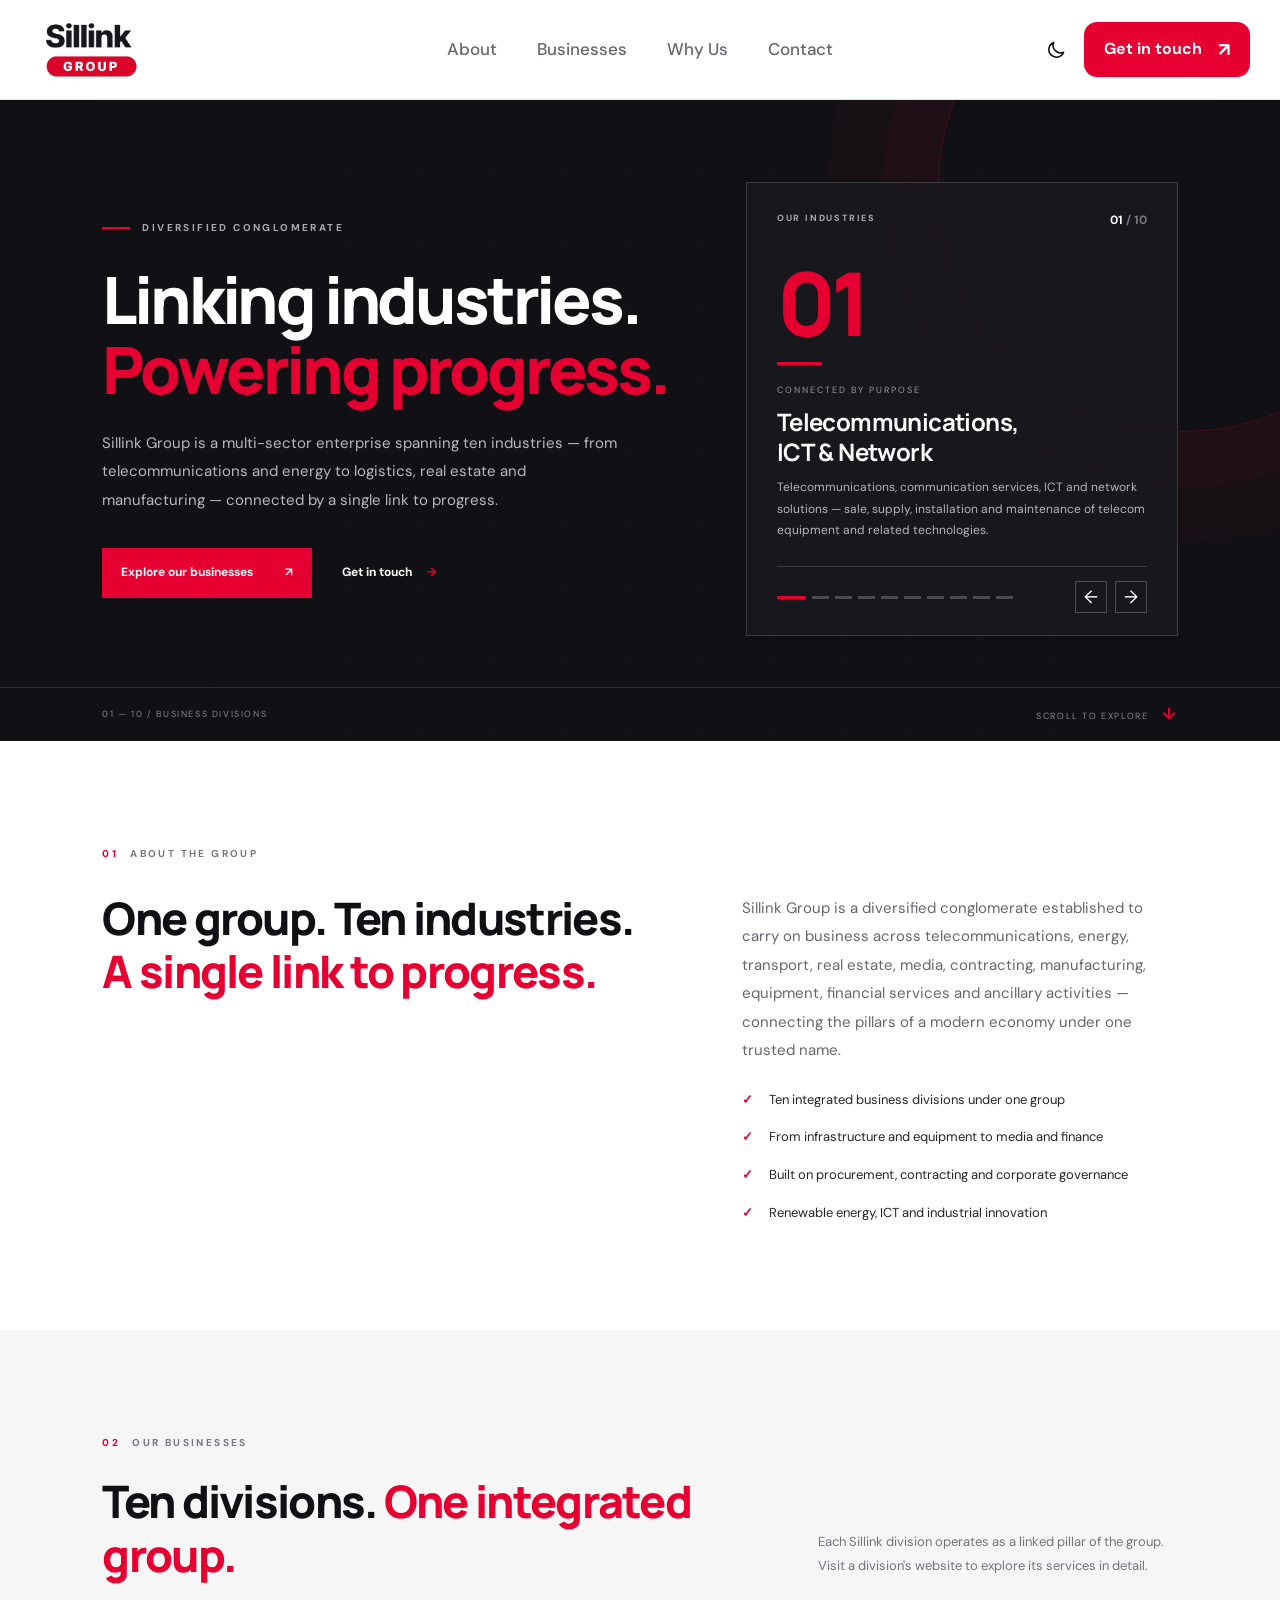
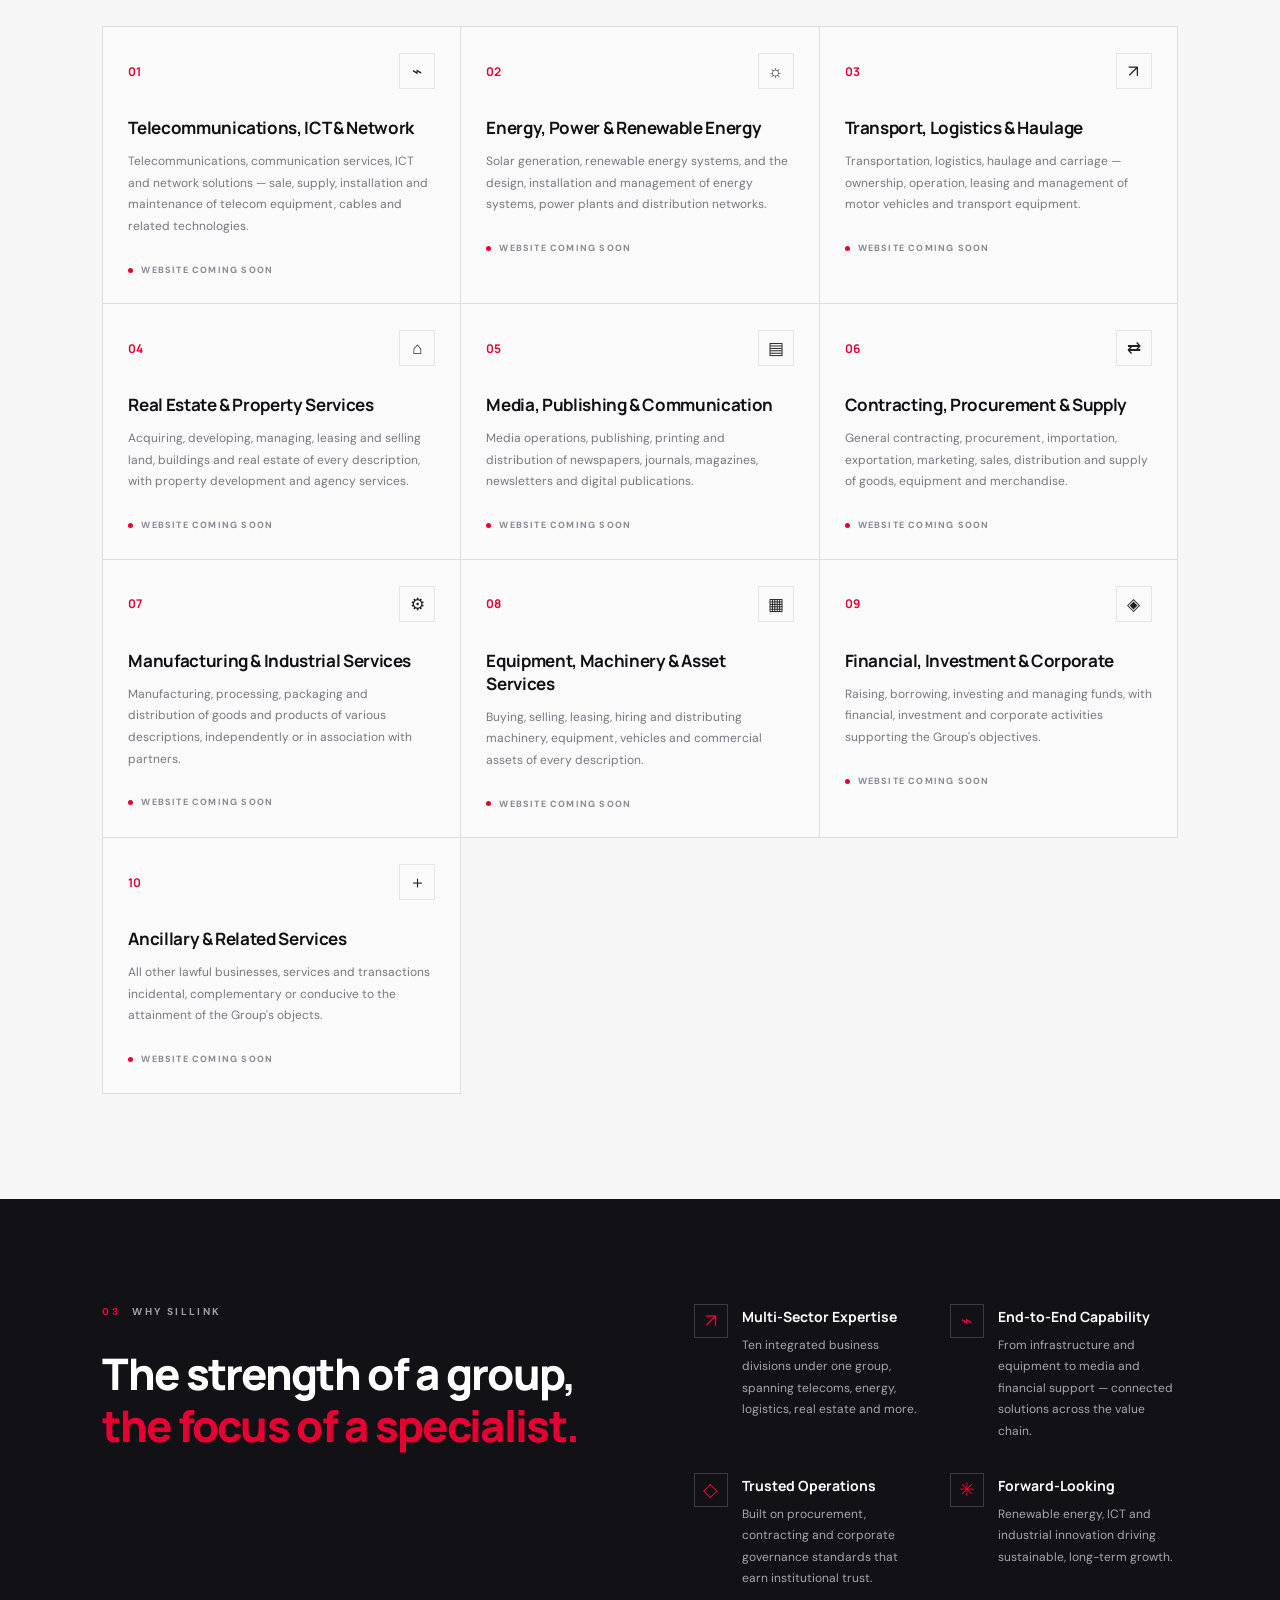
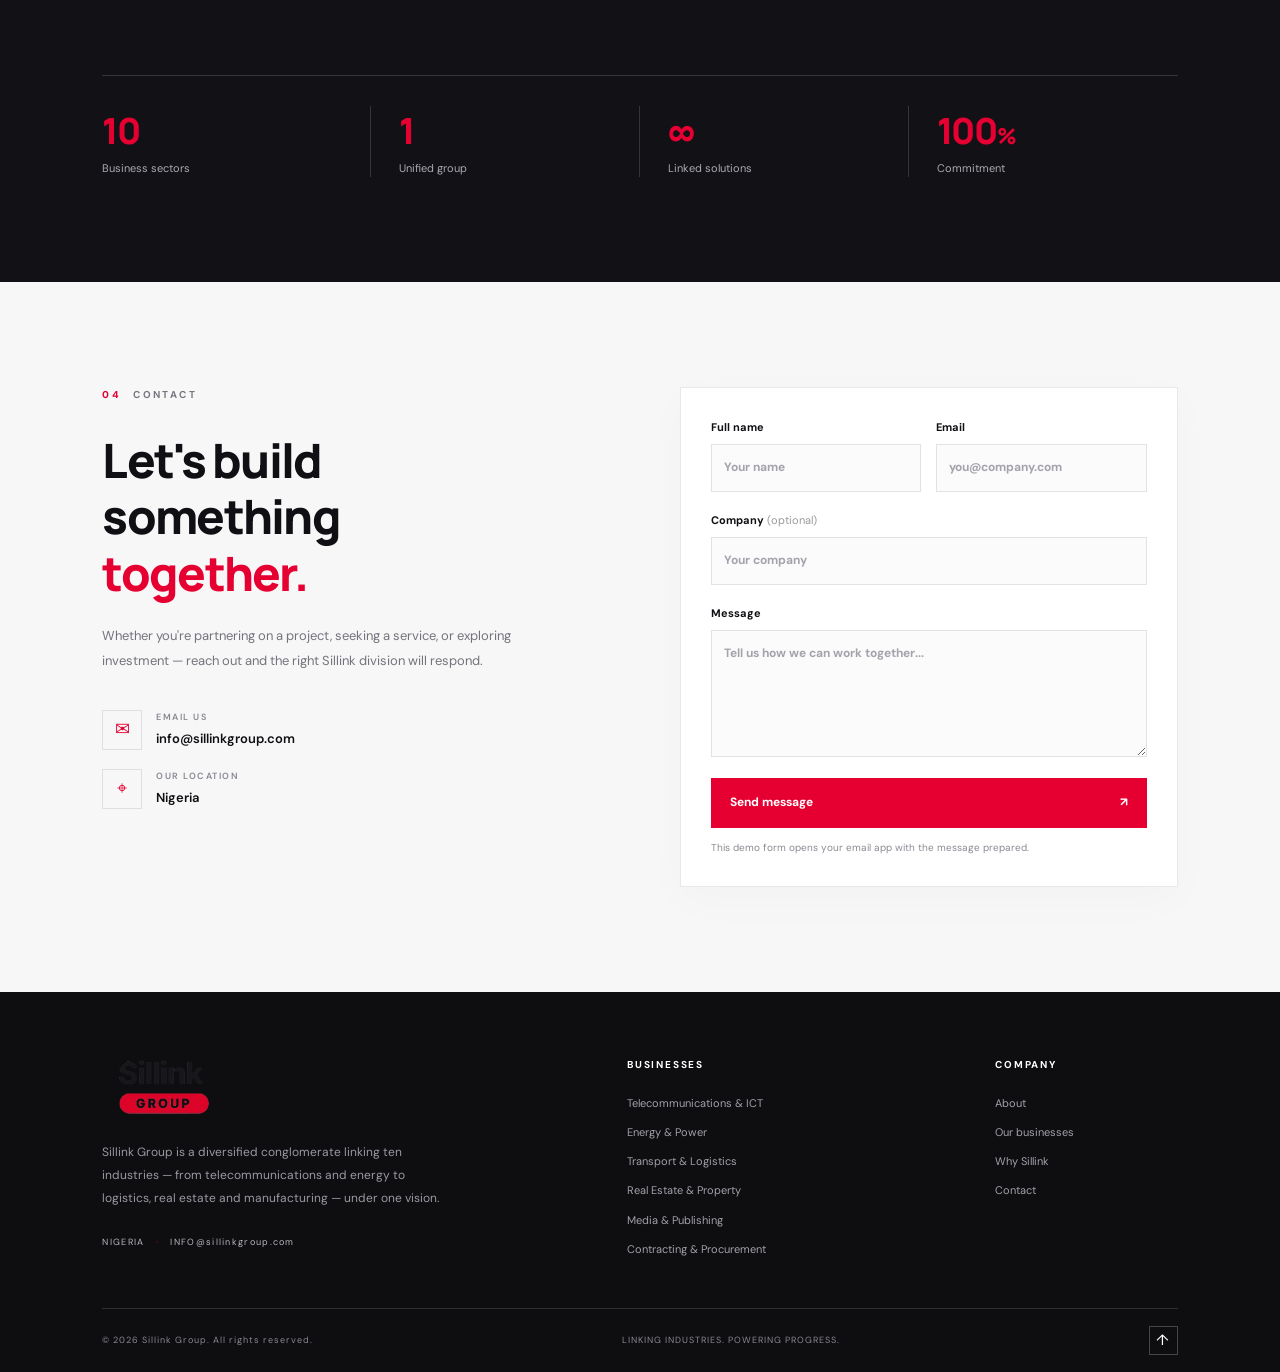
<file: index.html>
<!doctype html>
<html lang="en">
<head>
  <meta charset="utf-8">
  <meta name="viewport" content="width=device-width, initial-scale=1">
  <meta name="theme-color" content="#e60032">
  <meta name="description" content="Sillink Group — Linking industries. Powering progress. A diversified group spanning ten business sectors.">
  <title>Sillink Group — Linking Industries. Powering Progress.</title>
  <link rel="icon" href="/sillink-logo.png">
  <link rel="stylesheet" href="styles.css">
</head>
<body>
  <header class="site-header">
    <a class="brand" href="#home" aria-label="Sillink Group home"><img src="/sillink-logo.png" alt="Sillink Group"></a>
    <button class="menu-toggle" aria-label="Open navigation" aria-expanded="false"><span></span><span></span></button>
    <nav class="main-nav" aria-label="Main navigation">
      <a href="#about">About</a><a href="#businesses">Businesses</a><a href="#why-sillink">Why Us</a><a href="#contact">Contact</a>
    </nav>
    <button class="theme-toggle" type="button" aria-label="Switch to dark mode" title="Switch to dark mode"><svg class="theme-icon" viewBox="0 0 24 24" aria-hidden="true"><path d="M20.1 15.1A8.5 8.5 0 0 1 8.9 3.9 8.7 8.7 0 1 0 20.1 15.1Z"/></svg></button>
    <a class="nav-contact" href="#contact">Get in touch <span>↗</span></a>
  </header>

  <main>
    <section class="hero" id="home">
      <div class="hero-grid"></div>
      <div class="hero-copy">
        <div class="eyebrow"><span class="eyebrow-line"></span> DIVERSIFIED CONGLOMERATE</div>
        <h1>Linking industries.<br><span>Powering progress.</span></h1>
        <p class="hero-intro">Sillink Group is a multi-sector enterprise spanning ten industries — from telecommunications and energy to logistics, real estate and manufacturing — connected by a single link to progress.</p>
        <div class="hero-actions"><a class="button button-red" href="#businesses">Explore our businesses <span>↗</span></a><a class="text-link" href="#contact">Get in touch <span>→</span></a></div>
      </div>
      <div class="hero-feature">
        <div class="feature-top"><span>OUR INDUSTRIES</span><span class="feature-index" id="slide-index">01 <i>/ 10</i></span></div>
        <div class="feature-number" id="slide-number">01</div>
        <div class="feature-rule"></div>
        <p class="feature-kicker">CONNECTED BY PURPOSE</p>
        <h2 id="slide-title">Telecommunications,<br>ICT &amp; Network</h2>
        <p class="feature-description" id="slide-description">Telecommunications, communication services, ICT and network solutions — sale, supply, installation and maintenance of telecom equipment and related technologies.</p>
        <div class="slider-controls">
          <div class="slider-dots" id="slider-dots" aria-label="Choose industry"></div>
          <div class="slider-arrows"><button id="slide-prev" aria-label="Previous slide">←</button><button id="slide-next" aria-label="Next slide">→</button></div>
        </div>
      </div>
      <div class="hero-bottom"><span>01 — 10 / BUSINESS DIVISIONS</span><span>SCROLL TO EXPLORE <b>↓</b></span></div>
    </section>

    <section class="about section-pad" id="about">
      <div class="section-label"><span>01</span> ABOUT THE GROUP</div>
      <div class="about-content">
        <h2>One group. Ten industries.<br><span>A single link to progress.</span></h2>
        <div class="about-copy"><p>Sillink Group is a diversified conglomerate established to carry on business across telecommunications, energy, transport, real estate, media, contracting, manufacturing, equipment, financial services and ancillary activities — connecting the pillars of a modern economy under one trusted name.</p>
          <ul class="check-list"><li>Ten integrated business divisions under one group</li><li>From infrastructure and equipment to media and finance</li><li>Built on procurement, contracting and corporate governance</li><li>Renewable energy, ICT and industrial innovation</li></ul>
        </div>
      </div>
    </section>

    <section class="businesses section-pad" id="businesses">
      <div class="section-heading">
        <div><div class="section-label"><span>02</span> OUR BUSINESSES</div><h2>Ten divisions. <span>One integrated group.</span></h2></div>
        <p>Each Sillink division operates as a linked pillar of the group. Visit a division's website to explore its services in detail.</p>
      </div>
      <div class="business-grid" id="business-grid"></div>
    </section>

    <section class="why-section section-pad" id="why-sillink">
      <div class="why-heading"><div class="section-label"><span>03</span> WHY SILLINK</div><h2>The strength of a group,<br><span>the focus of a specialist.</span></h2></div>
      <div class="why-content">
        <article class="why-item"><span class="why-icon">↗</span><div><h3>Multi-Sector Expertise</h3><p>Ten integrated business divisions under one group, spanning telecoms, energy, logistics, real estate and more.</p></div></article>
        <article class="why-item"><span class="why-icon">⌁</span><div><h3>End-to-End Capability</h3><p>From infrastructure and equipment to media and financial support — connected solutions across the value chain.</p></div></article>
        <article class="why-item"><span class="why-icon">◇</span><div><h3>Trusted Operations</h3><p>Built on procurement, contracting and corporate governance standards that earn institutional trust.</p></div></article>
        <article class="why-item"><span class="why-icon">✳</span><div><h3>Forward-Looking</h3><p>Renewable energy, ICT and industrial innovation driving sustainable, long-term growth.</p></div></article>
      </div>
      <div class="stats"><div><strong>10</strong><span>Business sectors</span></div><div><strong>1</strong><span>Unified group</span></div><div><strong>∞</strong><span>Linked solutions</span></div><div><strong>100<span class="percent">%</span></strong><span>Commitment</span></div></div>
    </section>

    <section class="contact-section section-pad" id="contact">
      <div class="contact-intro"><div class="section-label"><span>04</span> CONTACT</div><h2>Let's build something <span>together.</span></h2><p>Whether you're partnering on a project, seeking a service, or exploring investment — reach out and the right Sillink division will respond.</p>
        <div class="contact-details"><a href="mailto:info@sillinkgroup.com"><span class="contact-symbol">✉</span><span><small>EMAIL US</small>info@sillinkgroup.com</span></a><div><span class="contact-symbol">⌖</span><span><small>OUR LOCATION</small>Nigeria</span></div></div>
      </div>
      <form class="contact-form" id="contact-form">
        <div class="form-row"><label>Full name<input name="name" placeholder="Your name" required></label><label>Email<input type="email" name="email" placeholder="you@company.com" required></label></div>
        <label>Company <span class="optional">(optional)</span><input name="company" placeholder="Your company"></label>
        <label>Message<textarea name="message" rows="5" placeholder="Tell us how we can work together..." required></textarea></label>
        <button class="button button-red form-submit" type="submit">Send message <span>↗</span></button>
        <p class="form-note" id="form-note">This demo form opens your email app with the message prepared.</p>
      </form>
    </section>
  </main>

  <footer class="site-footer">
    <div class="footer-main"><div class="footer-about"><a class="brand footer-brand" href="#home"><img src="/sillink-logo.png" alt="Sillink Group"></a><p>Sillink Group is a diversified conglomerate linking ten industries — from telecommunications and energy to logistics, real estate and manufacturing — under one vision.</p><div class="footer-location">NIGERIA <span>·</span> <a href="mailto:info@sillinkgroup.com">INFO@sillinkgroup.com</a></div></div>
      <div class="footer-links"><h3>BUSINESSES</h3><a href="#businesses">Telecommunications &amp; ICT</a><a href="#businesses">Energy &amp; Power</a><a href="#businesses">Transport &amp; Logistics</a><a href="#businesses">Real Estate &amp; Property</a><a href="#businesses">Media &amp; Publishing</a><a href="#businesses">Contracting &amp; Procurement</a></div>
      <div class="footer-links"><h3>COMPANY</h3><a href="#about">About</a><a href="#businesses">Our businesses</a><a href="#why-sillink">Why Sillink</a><a href="#contact">Contact</a></div>
    </div>
    <div class="footer-bottom"><span>© <span id="year"></span> Sillink Group. All rights reserved.</span><span>LINKING INDUSTRIES. POWERING PROGRESS.</span><a href="#home" aria-label="Back to top">↑</a></div>
  </footer>
  <script src="script.js"></script>
</body>
</html>
</file>
<file: styles.css>
@import url('https://fonts.googleapis.com/css2?family=DM+Sans:wght@400;500;600;700&family=Manrope:wght@400;500;600;700;800&display=swap');
:root{--red:#e60032;--red-dark:#bd0028;--ink:#101014;--muted:#66666f;--paper:#fff;--soft:#f6f6f7;--line:#e6e6e9;--max:1240px}
*{box-sizing:border-box}html{scroll-behavior:smooth;scroll-padding-top:90px}body{margin:0;background:#fff;color:var(--ink);font-family:'DM Sans',Arial,sans-serif;font-size:15px;line-height:1.65}a{color:inherit;text-decoration:none}button,input,textarea{font:inherit}.site-header{height:90px;padding:0 max(5.5vw,24px);display:flex;align-items:center;justify-content:space-between;background:#fff;position:sticky;top:0;z-index:20;border-bottom:1px solid rgba(15,15,20,.06)}.brand{display:inline-flex;align-items:center;width:150px}.brand img{display:block;width:100%;height:auto;max-height:68px;object-fit:contain}.main-nav{display:flex;align-items:center;gap:38px;font-size:13px;font-weight:600}.main-nav>a:not(.nav-contact){transition:color .2s}.main-nav>a:hover{color:var(--red)}.nav-contact{background:var(--red);color:#fff;padding:13px 18px;border-radius:2px}.nav-contact span{padding-left:18px}.menu-toggle{display:none;border:0;background:none;padding:8px}
.hero{min-height:640px;background:#111115;color:#fff;position:relative;overflow:hidden;display:grid;grid-template-columns:1fr .76fr;gap:7%;align-items:center;padding:82px max(8vw,32px) 105px}.hero-grid{position:absolute;inset:0;opacity:.15;background-image:linear-gradient(rgba(255,255,255,.10) 1px,transparent 1px),linear-gradient(90deg,rgba(255,255,255,.10) 1px,transparent 1px);background-size:70px 70px;mask-image:linear-gradient(90deg,transparent,#000 30%,#000 80%,transparent)}.hero:after{content:"";position:absolute;width:490px;height:490px;border:1px solid rgba(230,0,50,.25);border-radius:50%;right:-150px;top:-160px;box-shadow:0 0 0 55px rgba(230,0,50,.035),0 0 0 110px rgba(230,0,50,.025);pointer-events:none}.hero-copy,.hero-feature{position:relative;z-index:1}.eyebrow,.section-label{font-size:10px;font-weight:700;letter-spacing:2.4px;color:#aaaab3;display:flex;align-items:center;gap:12px}.eyebrow-line{width:28px;height:2px;background:var(--red)}h1,h2,h3,p{margin-top:0}.hero h1{font:800 clamp(44px,5.1vw,70px)/1.08 'Manrope',sans-serif;letter-spacing:-3.2px;margin:27px 0 24px;text-transform:none}.hero h1 span{color:var(--red)}.hero-intro{max-width:520px;color:#b8b8c0;line-height:1.9;font-size:15px}.hero-actions{display:flex;align-items:center;gap:30px;margin-top:34px}.button{border:0;display:inline-flex;align-items:center;justify-content:space-between;gap:32px;padding:15px 19px;font-size:12px;font-weight:700;cursor:pointer;transition:background .2s,transform .2s}.button:hover{transform:translateY(-2px)}.button-red{background:var(--red);color:white}.button-red:hover{background:var(--red-dark)}.text-link{font-size:12px;font-weight:700}.text-link span{color:var(--red);padding-left:12px}.hero-feature{border:1px solid #3b3b42;background:rgba(25,25,30,.83);padding:28px 30px 22px;min-height:380px;display:flex;flex-direction:column}.feature-top{display:flex;justify-content:space-between;font-size:9px;letter-spacing:1.8px;color:#aaaab3;font-weight:700}.feature-index{font-size:12px;letter-spacing:0;color:#fff}.feature-index i{font-style:normal;color:#777780}.feature-number{font:800 88px/.95 'Manrope',sans-serif;color:var(--red);letter-spacing:-5px;margin-top:30px}.feature-rule{width:45px;height:3px;background:var(--red);margin:18px 0 18px}.feature-kicker{font-size:9px;letter-spacing:2px;color:#9999a3;margin-bottom:9px}.hero-feature h2{font:700 24px/1.25 'Manrope',sans-serif;letter-spacing:-.6px;margin-bottom:10px}.feature-description{font-size:12px;line-height:1.8;color:#b5b5be;max-width:400px;margin-bottom:24px}.slider-controls{margin-top:auto;padding-top:14px;border-top:1px solid #38383f;display:flex;align-items:center;justify-content:space-between}.slider-dots{display:flex;gap:6px}.slider-dots button{height:3px;width:17px;border:0;background:#4b4b53;padding:0;cursor:pointer}.slider-dots button.active{background:var(--red);width:29px}.slider-arrows{display:flex;gap:8px}.slider-arrows button{width:32px;height:32px;border:1px solid #4b4b53;background:transparent;color:#fff;cursor:pointer;font-size:18px}.slider-arrows button:hover{background:var(--red);border-color:var(--red)}.hero-bottom{position:absolute;bottom:0;left:0;right:0;height:54px;border-top:1px solid #303036;display:flex;justify-content:space-between;align-items:center;padding:0 max(8vw,32px);font-size:9px;letter-spacing:1.6px;color:#85858f}.hero-bottom b{font-size:16px;color:var(--red);padding-left:10px}
.section-pad{padding:105px max(8vw,32px)}.section-label{color:#777780;margin-bottom:28px}.section-label span{color:var(--red);font-weight:800}.about-content{display:grid;grid-template-columns:1.1fr .9fr;gap:10%;align-items:start}.about h2,.section-heading h2,.why-heading h2,.contact-intro h2{font:800 clamp(32px,3.5vw,46px)/1.2 'Manrope',sans-serif;letter-spacing:-1.7px;margin:0}.about h2 span,.section-heading h2 span,.why-heading h2 span,.contact-intro h2 span{color:var(--red)}.about-copy{padding-top:3px;color:#66666f;line-height:1.9}.about-copy p{margin-bottom:23px}.check-list{list-style:none;margin:0;padding:0;display:grid;gap:13px;color:#25252b;font-size:13px}.check-list li{position:relative;padding-left:27px}.check-list li:before{content:'✓';position:absolute;left:0;top:0;color:var(--red);font-weight:800}
.businesses{background:var(--soft)}.section-heading{display:flex;align-items:end;justify-content:space-between;gap:40px;margin-bottom:45px}.section-heading .section-label{margin-bottom:22px}.section-heading>p{max-width:360px;margin:0 0 4px;color:#73737c;line-height:1.8;font-size:13px}.business-grid{display:grid;grid-template-columns:repeat(3,1fr);border-top:1px solid #dedee2;border-left:1px solid #dedee2}.business-card{min-height:232px;padding:26px 25px 23px;border-right:1px solid #dedee2;border-bottom:1px solid #dedee2;background:rgba(255,255,255,.45);transition:background .2s,transform .2s;position:relative}.business-card:hover{background:#fff;transform:translateY(-3px)}.business-card-top{display:flex;justify-content:space-between;align-items:center;margin-bottom:28px}.business-card-number{font:700 12px 'Manrope',sans-serif;color:var(--red)}.business-icon{width:36px;height:36px;border:1px solid #e5e5e8;display:grid;place-items:center;font-size:17px;color:#222}.business-card h3{font:700 17px/1.35 'Manrope',sans-serif;letter-spacing:-.35px;margin:0 0 11px}.business-card p{font-size:12px;line-height:1.8;color:#777780;margin:0 0 18px}.coming-soon{display:inline-flex;align-items:center;gap:8px;font-size:9px;letter-spacing:1.2px;font-weight:700;color:#888891;text-transform:uppercase}.coming-soon:before{content:'';width:5px;height:5px;background:var(--red);border-radius:50%}
.why-section{background:#121216;color:white;display:grid;grid-template-columns:1fr 1fr;gap:55px 10%}.why-heading .section-label{color:#a0a0a9}.why-heading h2{font-size:clamp(32px,3.4vw,45px)}.why-content{display:grid;grid-template-columns:1fr 1fr;gap:30px 28px}.why-item{display:flex;align-items:flex-start;gap:14px}.why-icon{width:34px;height:34px;flex:0 0 34px;border:1px solid #3b3b43;color:var(--red);display:grid;place-items:center;font-size:19px}.why-item h3{font:700 14px 'Manrope',sans-serif;margin:3px 0 9px}.why-item p{font-size:12px;line-height:1.8;color:#a6a6b0;margin:0}.stats{grid-column:1/-1;display:grid;grid-template-columns:repeat(4,1fr);border-top:1px solid #34343a;margin-top:30px;padding-top:30px}.stats>div{display:flex;flex-direction:column;gap:4px;border-right:1px solid #34343a;padding-left:28px}.stats>div:first-child{padding-left:0}.stats>div:last-child{border:0}.stats strong{font:800 36px 'Manrope',sans-serif;color:var(--red);letter-spacing:-1.4px}.stats .percent{font-size:22px}.stats span:not(.percent){font-size:11px;color:#aaaab2}
.contact-section{display:grid;grid-template-columns:.9fr 1fr;gap:12%;background:#f7f7f8}.contact-intro h2{font-size:clamp(34px,3.7vw,48px);margin-bottom:22px}.contact-intro>p{color:#73737c;line-height:1.9;max-width:410px;font-size:13px}.contact-details{display:grid;gap:19px;margin-top:36px}.contact-details>a,.contact-details>div{display:flex;gap:14px;align-items:center}.contact-symbol{width:40px;height:40px;display:grid;place-items:center;border:1px solid #dedee3;color:var(--red);font-size:18px}.contact-details small{display:block;font-size:9px;letter-spacing:1.5px;color:#888891;margin-bottom:3px}.contact-details span:last-child{font-size:13px;font-weight:600}.contact-form{background:white;border:1px solid #e8e8eb;padding:30px;box-shadow:0 12px 45px rgba(20,20,30,.025)}.contact-form label{display:block;font-size:11px;font-weight:700;margin-bottom:19px}.form-row{display:grid;grid-template-columns:1fr 1fr;gap:15px}.optional{font-weight:400;color:#999}.contact-form input,.contact-form textarea{display:block;width:100%;border:1px solid #e2e2e6;background:#fbfbfc;padding:13px 12px;margin-top:8px;outline:none;font-size:12px;resize:vertical}.contact-form input:focus,.contact-form textarea:focus{border-color:var(--red)}.contact-form input::placeholder,.contact-form textarea::placeholder{color:#a3a3ab}.form-submit{width:100%;margin-top:2px}.form-note{font-size:10px;color:#8a8a92;margin:12px 0 0}
.site-footer{background:#0e0e11;color:#fff;padding:60px max(8vw,32px) 0}.footer-main{display:grid;grid-template-columns:1.6fr 1fr .7fr;gap:10%;padding-bottom:50px}.footer-brand{width:135px;margin-bottom:19px}.footer-brand img{max-height:62px}.footer-about p{font-size:12px;line-height:1.9;color:#9999a2;max-width:340px}.footer-location{font-size:9px;letter-spacing:1.3px;color:#b8b8c0;margin-top:25px}.footer-location span{color:var(--red);padding:0 8px}.footer-location a:hover{color:var(--red)}.footer-links{display:flex;flex-direction:column;align-items:flex-start;gap:11px}.footer-links h3{font-size:10px;letter-spacing:1.8px;color:#fff;margin:5px 0 9px}.footer-links a{font-size:11px;color:#a1a1aa;transition:color .2s}.footer-links a:hover{color:var(--red)}.footer-bottom{border-top:1px solid #2d2d32;min-height:64px;display:flex;align-items:center;justify-content:space-between;gap:20px;font-size:9px;letter-spacing:1px;color:#888891}.footer-bottom>a{display:grid;place-items:center;width:29px;height:29px;border:1px solid #44444b;color:white;font-size:15px}.footer-bottom>a:hover{background:var(--red);border-color:var(--red)}
@media(max-width:900px){.main-nav{gap:20px}.hero{grid-template-columns:1fr  .9fr;gap:4%;padding-left:5vw;padding-right:5vw}.hero h1{font-size:52px}.section-pad{padding:78px 5vw}.business-grid{grid-template-columns:repeat(2,1fr)}.why-section{gap:40px 6%}.contact-section{gap:6%}.footer-main{gap:6%}}
@media(max-width:680px){.site-header{height:74px;padding:0 22px}.brand{width:125px}.brand img{max-height:58px}.menu-toggle{display:flex;flex-direction:column;gap:6px}.menu-toggle span{display:block;width:25px;height:2px;background:#16161b}.main-nav{display:none;position:absolute;top:73px;left:0;right:0;background:#fff;padding:20px 24px 25px;align-items:stretch;gap:0;flex-direction:column;border-bottom:1px solid var(--line);box-shadow:0 14px 20px #0000000a}.main-nav.open{display:flex}.main-nav a{padding:13px 0}.main-nav .nav-contact{padding:13px 16px;margin-top:8px}.hero{display:flex;flex-direction:column;align-items:stretch;gap:45px;padding:65px 24px 83px}.hero h1{font-size:clamp(42px,11vw,58px);letter-spacing:-2.5px}.hero-intro{font-size:13px}.hero-actions{gap:20px;flex-wrap:wrap}.button{padding:14px 15px}.hero-feature{min-height:350px;padding:23px}.feature-number{font-size:76px;margin-top:24px}.hero-bottom{padding:0 24px;font-size:8px;letter-spacing:1px}.section-pad{padding:68px 24px}.about-content,.section-heading,.contact-section{grid-template-columns:1fr;display:grid;gap:27px}.about h2,.section-heading h2,.why-heading h2{font-size:34px;letter-spacing:-1.2px}.section-heading{align-items:start;margin-bottom:30px}.section-heading>p{max-width:100%}.business-grid{grid-template-columns:1fr}.business-card{min-height:0;padding:23px}.business-card-top{margin-bottom:20px}.why-section{grid-template-columns:1fr;gap:35px}.why-content{grid-template-columns:1fr;gap:25px}.stats{grid-template-columns:repeat(2,1fr);gap:22px 0;margin-top:0}.stats>div{padding-left:20px}.stats>div:nth-child(odd){padding-left:0;border-right:1px solid #34343a}.stats>div:nth-child(even){border-right:0}.stats strong{font-size:31px}.contact-section{gap:35px}.contact-form{padding:22px}.form-row{grid-template-columns:1fr;gap:0}.footer-main{grid-template-columns:1fr 1fr;gap:35px 22px}.footer-about{grid-column:1/-1}.footer-bottom{padding:16px 0;align-items:flex-start;flex-wrap:wrap;line-height:1.8}.footer-bottom span:nth-child(2){order:3;width:100%}}
@media(prefers-reduced-motion:reduce){html{scroll-behavior:auto}*,*:before,*:after{transition:none!important}}

/* Header layout tuned to the supplied reference screenshot. */
.site-header{height:100px;padding:0 30px;display:grid;grid-template-columns:1fr auto 1fr;gap:28px;background:var(--paper);border-bottom:1px solid var(--line)}
.brand{width:132px;justify-self:start}.brand img{max-height:70px}
.main-nav{justify-self:center;gap:40px;font-size:17px;font-weight:500;white-space:nowrap}
.main-nav>a:not(.nav-contact){color:var(--muted)}
.theme-toggle{justify-self:end;display:inline-flex;align-items:center;justify-content:center;width:36px;height:40px;padding:6px;border:0;background:transparent;color:var(--ink);cursor:pointer}
.theme-icon{width:21px;height:21px;fill:none;stroke:currentColor;stroke-width:1.8;stroke-linecap:round;stroke-linejoin:round}
.nav-contact{justify-self:end;display:inline-flex;align-items:center;gap:16px;background:var(--red);color:#fff;padding:12px 20px;border-radius:13px;font-size:16px;font-weight:700;white-space:nowrap}
.nav-contact span{padding-left:0;font-size:19px}
.site-header .nav-contact{grid-column:3;grid-row:1;margin-left:auto;margin-right:0}
.site-header .theme-toggle{grid-column:3;grid-row:1;margin-right:176px}
@media(max-width:900px){.site-header{padding:0 24px;grid-template-columns:1fr auto auto;gap:14px}.main-nav{gap:18px;font-size:14px}.site-header .nav-contact{font-size:13px;padding:11px 13px}.site-header .theme-toggle{margin-right:132px}}
@media(max-width:680px){.site-header{height:74px;padding:0 18px;display:flex;gap:10px}.brand{width:112px}.brand img{max-height:58px}.menu-toggle{order:5;margin-left:auto}.site-header .theme-toggle{display:inline-flex;order:3;margin:0;width:32px}.site-header .nav-contact{order:4;margin:0;font-size:12px;padding:9px 11px;border-radius:9px;gap:8px}.main-nav{order:6;top:73px;gap:0;font-size:15px}.main-nav a{padding:12px 0}.main-nav.open{display:flex}.site-header .theme-toggle{position:static}}

/* Dark mode palette, controlled by the header switch. */
:root.dark-theme{--ink:#f5f5f7;--muted:#b8b8c2;--paper:#111115;--soft:#19191f;--line:#33333b;color-scheme:dark}
html.dark-theme body{background:var(--paper);color:var(--ink)}
html.dark-theme .site-header{background:#111115;border-bottom-color:#303036}
html.dark-theme .main-nav>a:not(.nav-contact){color:#d0d0d7}
html.dark-theme .about,html.dark-theme .businesses,html.dark-theme .why-section,html.dark-theme .contact-section{background:#111115;color:var(--ink)}
html.dark-theme .business-card,html.dark-theme .contact-form{background:#19191f;border-color:#36363e}
html.dark-theme input,html.dark-theme textarea{background:#111115;color:#f5f5f7;border-color:#3b3b44}
html.dark-theme .site-footer{background:#0b0b0e;color:#eee;border-color:#303036}
html.dark-theme .theme-toggle{color:#f5f5f7}
</file>
